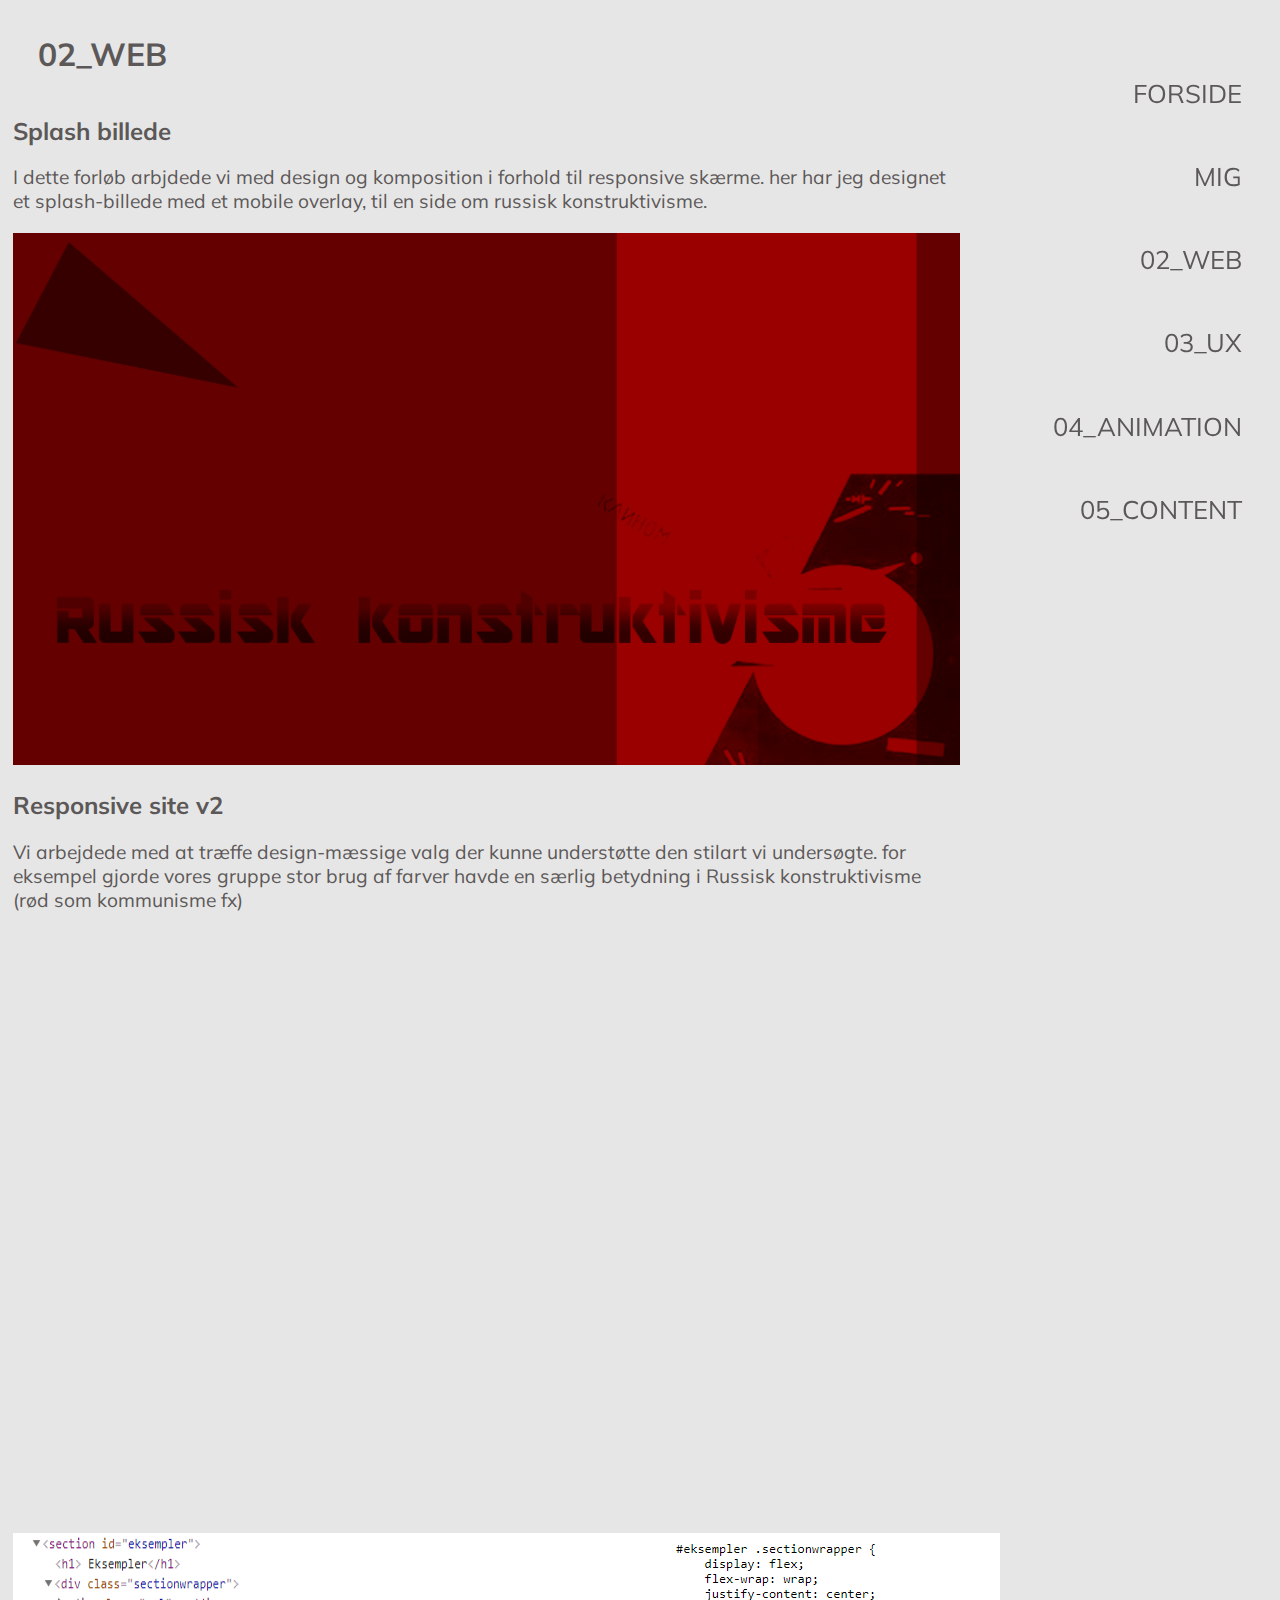
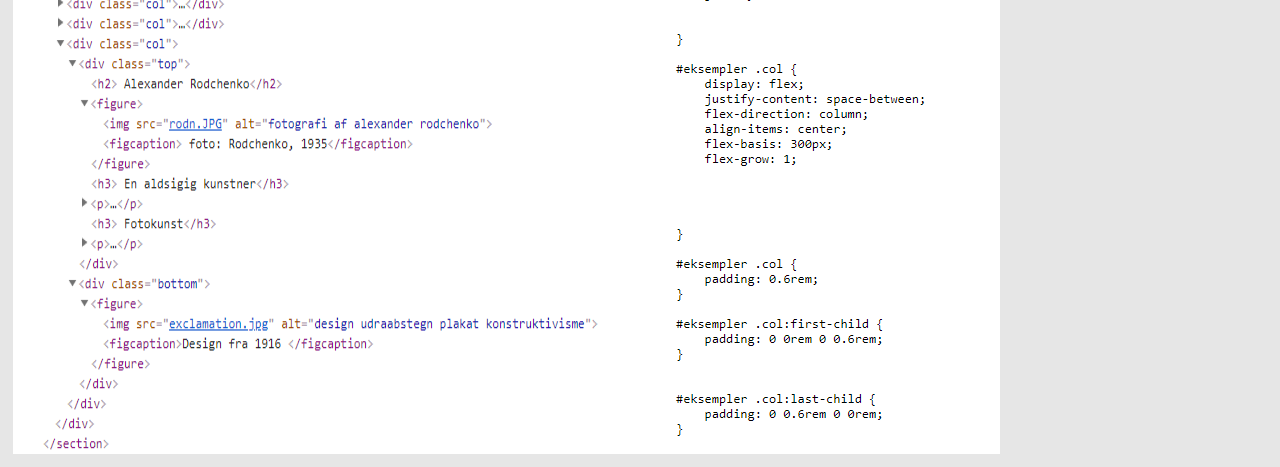
<file: 02_web.html>
<!DOCTYPE html>
<html lang="da">

<head>
    <meta charset="utf-8">
    <meta name="viewport" content="width=device-width, initial-scale=1.0">
    <title>02_web</title>
    <link rel="stylesheet" href="style.css">
    <link href="https://fonts.googleapis.com/css?family=Muli&display=swap" rel="stylesheet">
</head>

<body>
    <!--        <div id="burgerknap"></div>-->
    <nav id="burgermenu">
        <a href="index.html">forside</a>
        <a href="mig.html">mig</a>
        <a href="02_web.html" class="undermenu">02_web</a>
        <a href="03_ux.html" class="undermenu">03_ux</a>
        <a href="04_animation.html" class="undermenu">04_animation</a>
        <a href="05_content.html" class="undermenu">05_content</a>
    </nav>


    <div id="titel_1">
        <h1>02_web</h1>
    </div>
    <div class="titel_2">
        <h2>Splash billede</h2>
        <div class="txt_02">
            <p>I dette forløb arbjdede vi med design og komposition i forhold til responsive skærme. her har jeg designet et splash-billede med et mobile overlay, til en side om russisk konstruktivisme.</p>
        </div>
    </div>

    <div id="splash_02_site">
        <img src="billeder/02_web/arthur_jonydi_splashbillede.jpg" alt="splash_billed_russisk_konstruktivisme">
    </div>


    <div id="web_02_container">
        <div class="titel_2">
            <h2>Responsive site v2</h2>
            <div class="txt_02">
                <p>Vi arbejdede med at træffe design-mæssige valg der kunne understøtte den stilart vi undersøgte. for eksempel gjorde vores gruppe stor brug af farver havde en særlig betydning i Russisk konstruktivisme (rød som kommunisme fx) </p>
            </div>

        </div>


        <div class="responsive_site_emb">
            <embed class="responsive_site_emb" src="http://yobaba.dk/kea/02_web/04_responsive/02_04_02_responsive_v2/">

        </div>


        <div id="skitser_02_web">
            <img src="billeder/02_web/kode_for_eksempler_section_html.png" alt="site_kode">
            <img src="billeder/02_web/kode_for_eksempler_section.png" alt="site_kode">
        </div>

    </div>


    <script src="script.js"></script>
</body></html>
</file>
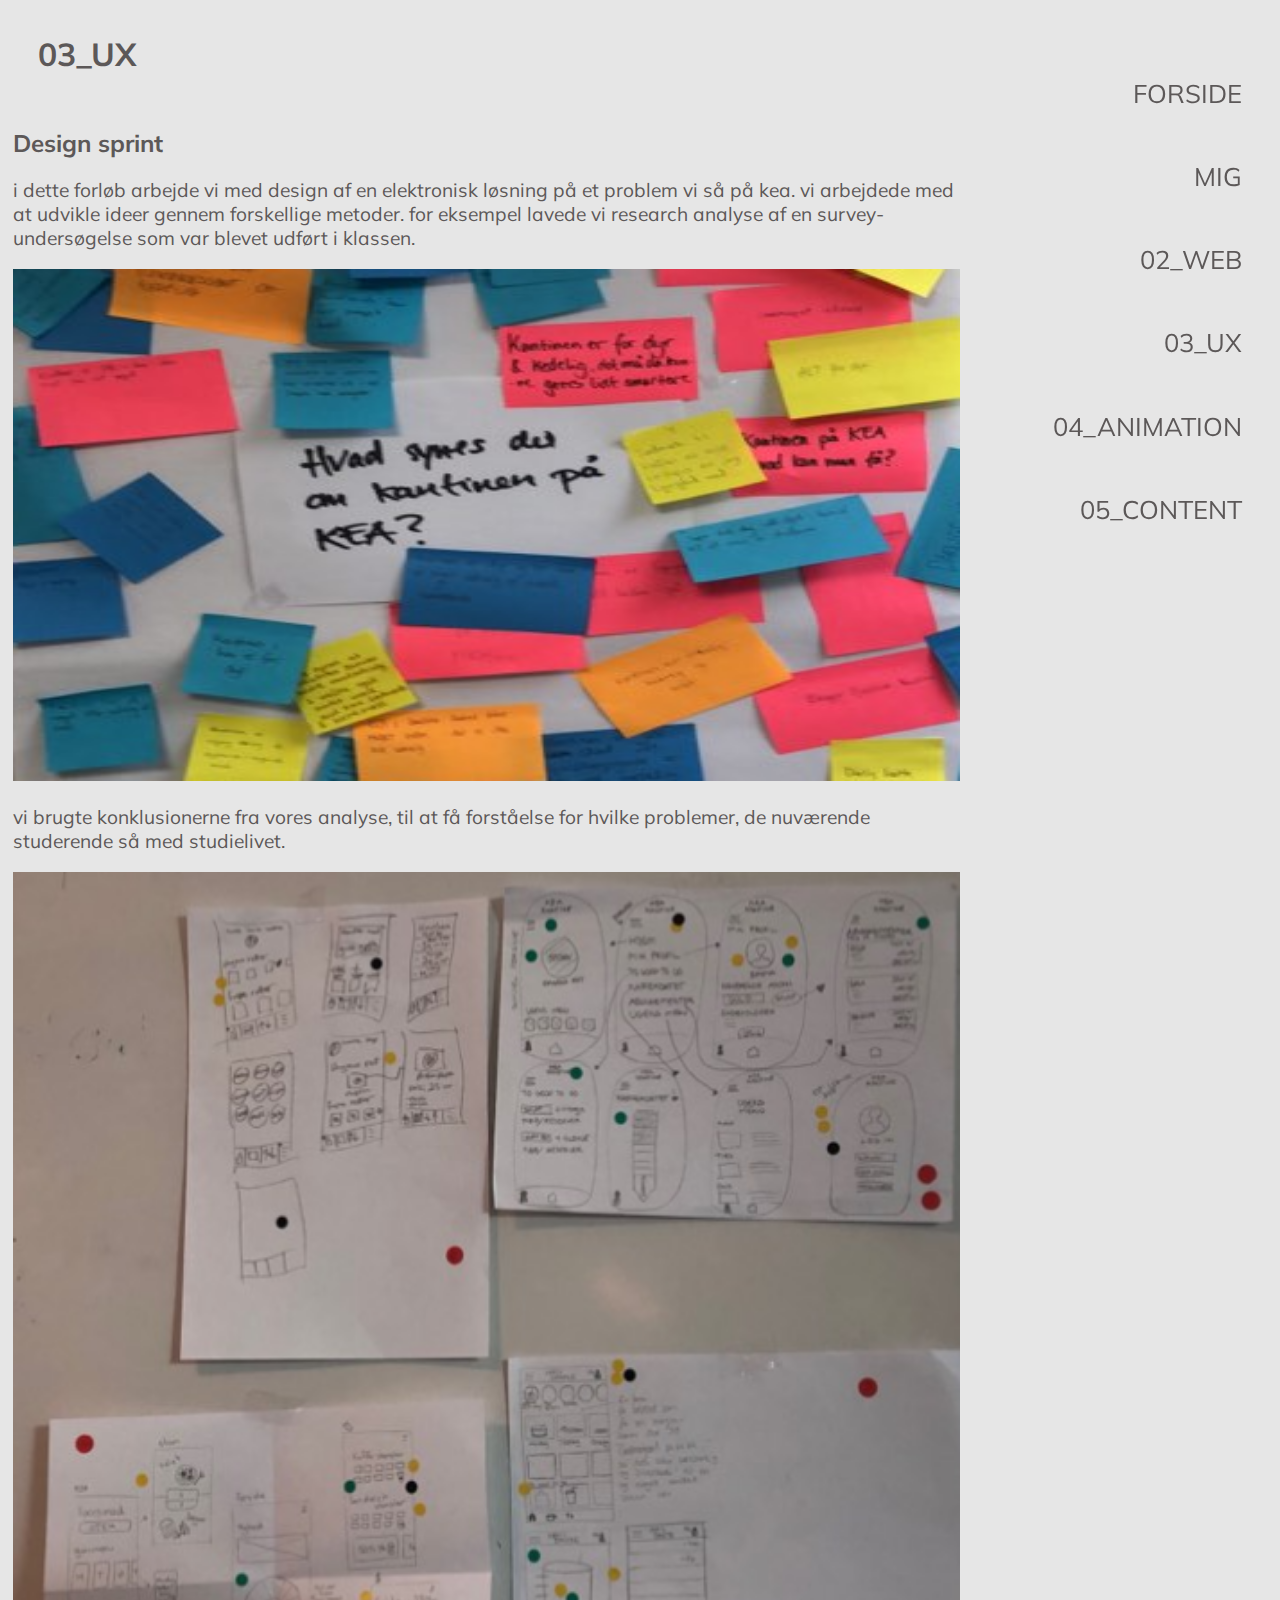
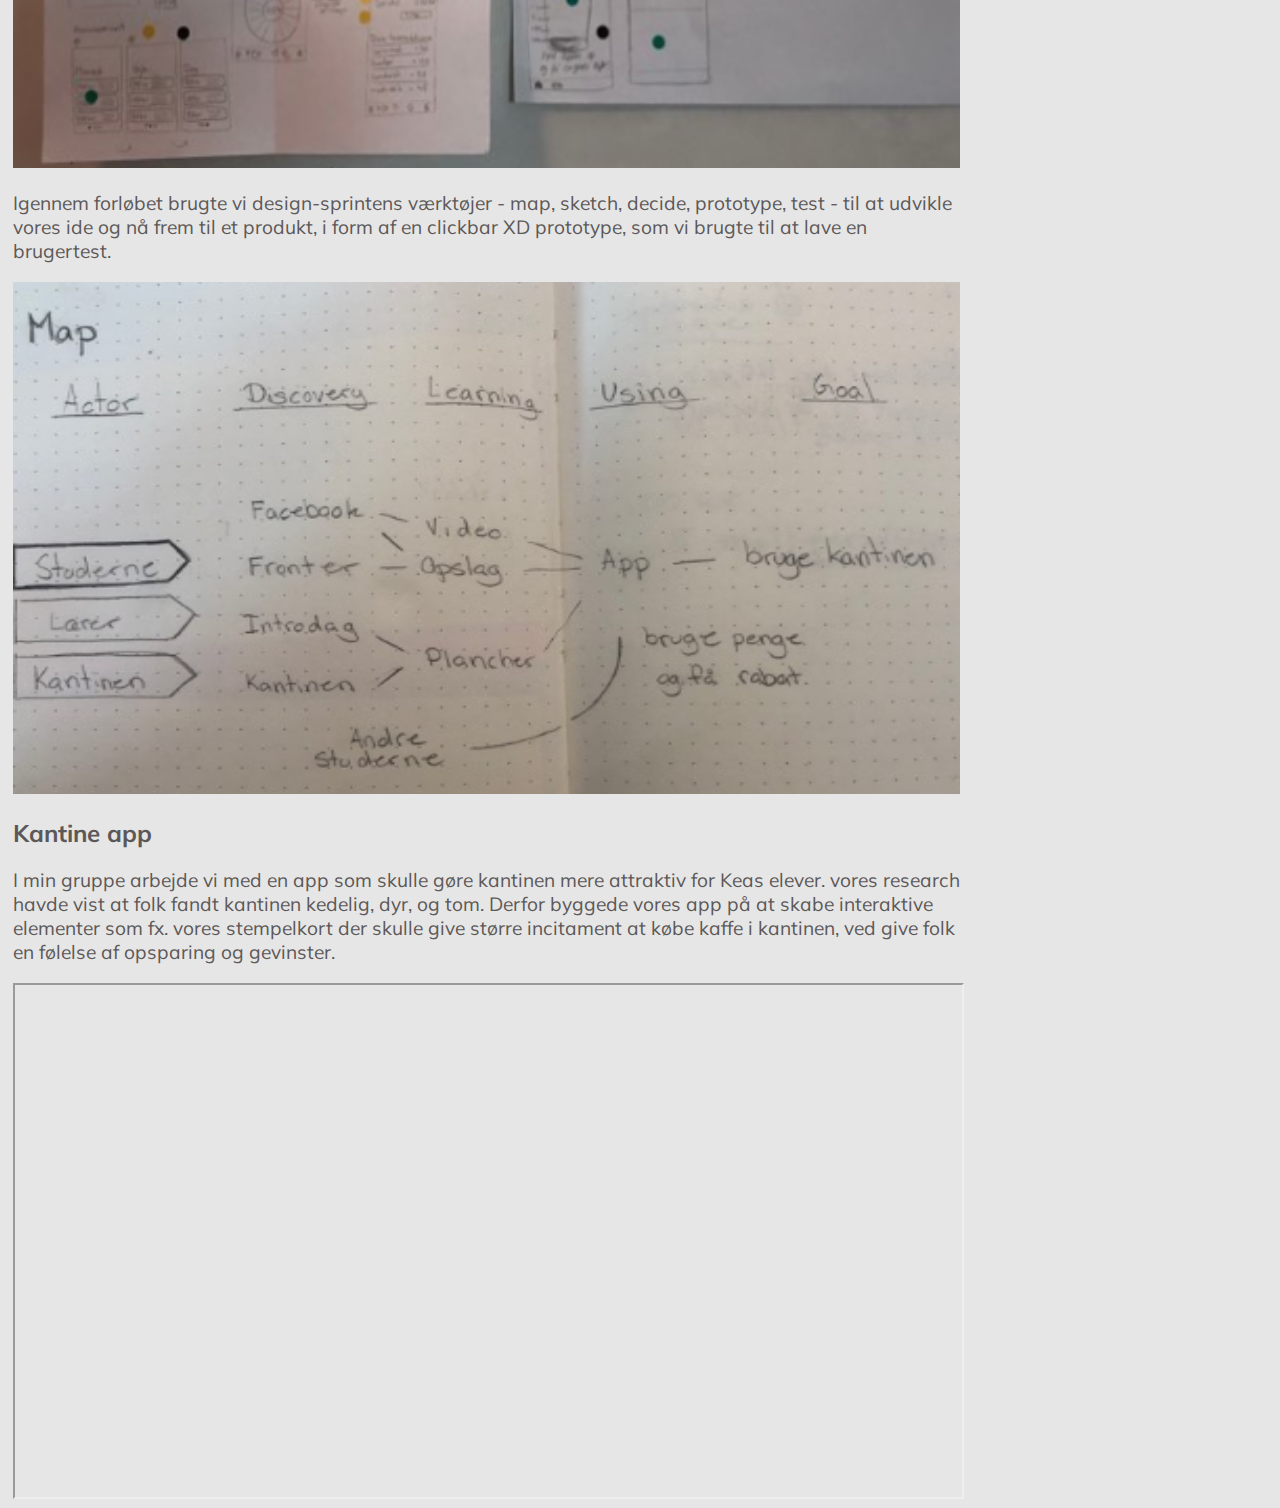
<file: 03_ux.html>
<!DOCTYPE html>
<html lang="da">

<head>
    <meta charset="utf-8">
    <meta name="viewport" content="width=device-width, initial-scale=1.0">
    <title>03_ux</title>
    <link rel="stylesheet" href="style.css">
    <link href="https://fonts.googleapis.com/css?family=Muli&display=swap" rel="stylesheet">
</head>

<body>
    <!--        <div id="burgerknap"></div>-->
    <nav id="burgermenu">
        <a href="index.html">forside</a>
        <a href="mig.html">mig</a>
        <a href="02_web.html" class="undermenu">02_web</a>
        <a href="03_ux.html" class="undermenu">03_ux</a>
        <a href="04_animation.html" class="undermenu">04_animation</a>
        <a href="05_content.html" class="undermenu">05_content</a>
    </nav>


    <div id="titel_1">
        <h1>03_ux</h1>
    </div>




    <div id="titel_2_d">
        <h2>Design sprint</h2>
    </div>
    <div class="txt_02">
        <p> i dette forløb arbejde vi med design af en elektronisk løsning på et problem vi så på kea. vi arbejdede med at udvikle ideer gennem forskellige metoder. for eksempel lavede vi research analyse af en survey-undersøgelse som var blevet udført i klassen. </p>
    </div>

    <div class="solsikken_app_design">
        <img class="solsikken_app_design" src="billeder/03_ux/survey_question.png" alt="post_it_notes_svar">
        <p> vi brugte konklusionerne fra vores analyse, til at få forståelse for hvilke problemer, de nuværende studerende så med studielivet. </p>
        <img id="solsikken_app" src="billeder/03_ux/design_sprint.png" alt="design_sprint_sketch">
        <p> Igennem forløbet brugte vi design-sprintens værktøjer - map, sketch, decide, prototype, test - til at udvikle vores ide og nå frem til et produkt, i form af en clickbar XD prototype, som vi brugte til at lave en brugertest.</p>
        <img id="map_03_ux" src="billeder/03_ux/design_sprint_map.png" alt="design_sprint_map">
    </div>

    <div id="titel_2">
        <h2>Kantine app</h2>
    </div>
    <div class="txt_02">
        <p> I min gruppe arbejde vi med en app som skulle gøre kantinen mere attraktiv for Keas elever. vores research havde vist at folk fandt kantinen kedelig, dyr, og tom. Derfor byggede vores app på at skabe interaktive elementer som fx. vores stempelkort der skulle give større incitament at købe kaffe i kantinen, ved give folk en følelse af opsparing og gevinster. </p>
    </div>

    <div class="xd_prototype">


        <iframe class="xd_prototype" src="https://xd.adobe.com/embed/379d7e11-4c56-4f85-7849-a2929c9ddbee-41ac/" allowfullscreen></iframe>


    </div>

    <!--
    <div id="solsikken_app">
        <img id="solsikken_app" src="billeder/03_ux/solsikken_stempelkort_sektion.png">
    </div>
-->
    <div class="txt_02">

    </div>

    <script src="script.js"></script>
</body></html>
</file>
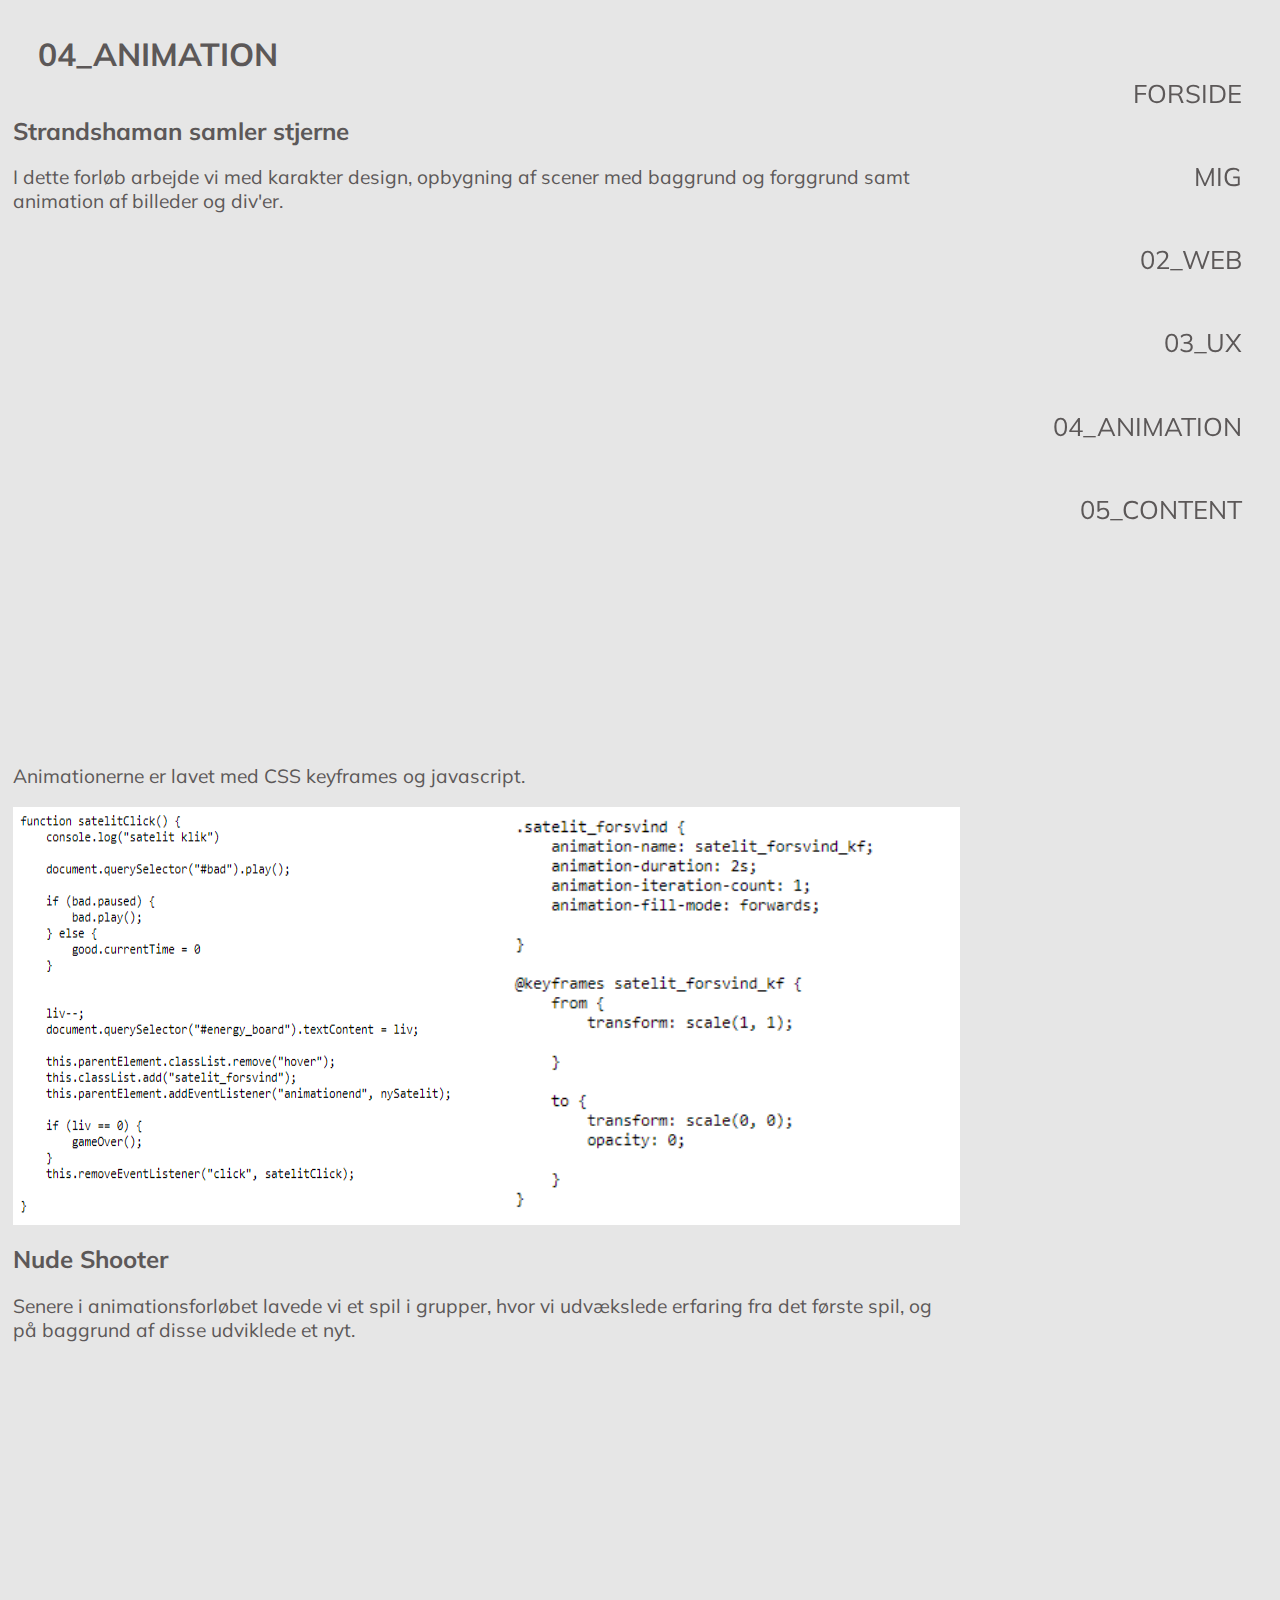
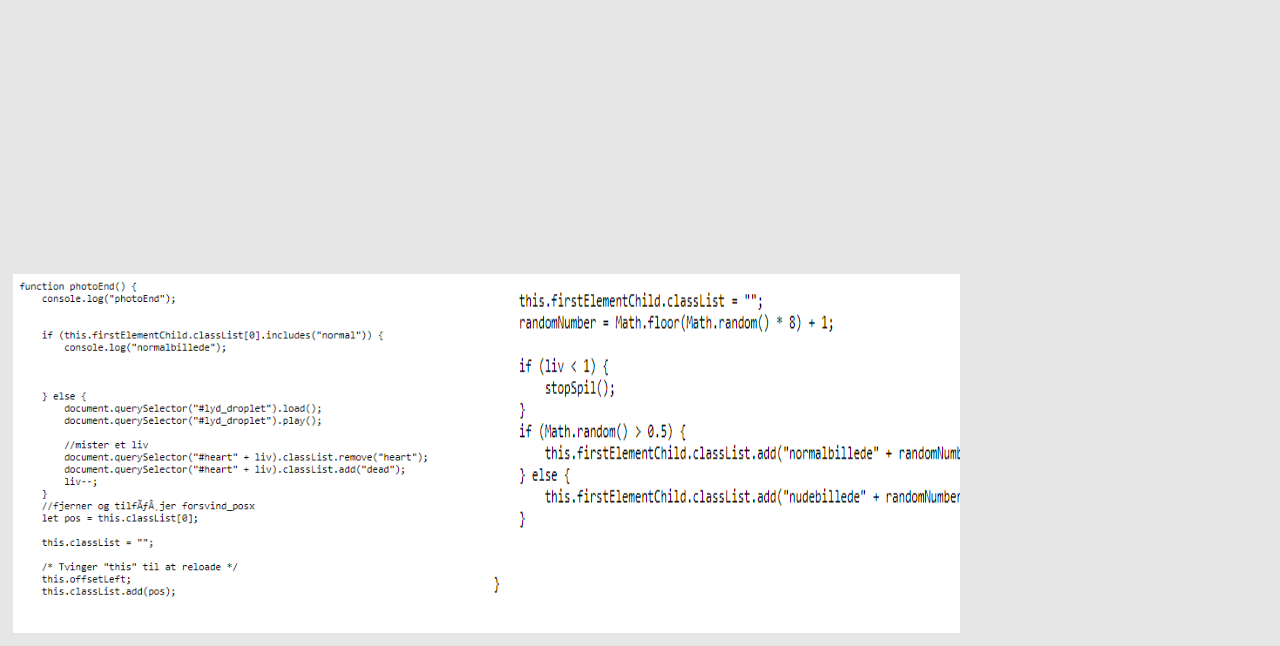
<file: 04_animation.html>
<!DOCTYPE html>
<html lang="da">

<head>
    <meta charset="utf-8">
    <meta name="viewport" content="width=device-width, initial-scale=1.0">
    <title>04_animation</title>
    <link rel="stylesheet" href="style.css">
    <link href="https://fonts.googleapis.com/css?family=Muli&display=swap" rel="stylesheet">
</head>

<body>
    <!--        <div id="burgerknap"></div>-->
    <nav id="burgermenu">
        <a href="index.html">forside</a>
        <a href="mig.html">mig</a>
        <a href="02_web.html" class="undermenu">02_web</a>
        <a href="03_ux.html" class="undermenu">03_ux</a>
        <a href="04_animation.html" class="undermenu">04_animation</a>
        <a href="05_content.html" class="undermenu">05_content</a>
    </nav>


    <div id="titel_1">
        <h1>04_animation</h1>
    </div>

    <div class="titel_2">
        <h2>Strandshaman samler stjerne</h2>
        <div class="txt_04">
            <p> I dette forløb arbejde vi med karakter design, opbygning af scener med baggrund og forggrund samt animation af billeder og div'er. </p>
        </div>
    </div>

    <div class="mit_spil_startscreen">
        <embed class="mit_spil_startscreen" src="http://yobaba.dk/kea/04_animation/spil/">
    </div>

    <div class="txt_04">
        <p>Animationerne er lavet med CSS keyframes og javascript. </p>
    </div>

    <div class="mitspil_kode_container">
        <img src="billeder/04_animation/satelit_click_kode_js.png" alt="spil_kode">
        <img src="billeder/04_animation/satelit_click_kode_css.png" alt="spil_kode">
    </div>
    <div class="txt_04">
    </div>

    <div class="titel_2">
        <h2>Nude Shooter</h2>
        <p class="txt_04"> Senere i animationsforløbet lavede vi et spil i grupper, hvor vi udvækslede erfaring fra det første spil, og på baggrund af disse udviklede et nyt. </p>
    </div>

    <div class="mit_spil_startscreen">
        <embed class="mit_spil_startscreen" src="http://yobaba.dk/kea/04_animation/gruppe_spil/">
    </div>

    <div class="mitspil_kode_container">
        <img id="gruppespil_js1" src="billeder/04_animation/gruppe_spil_js.png" alt="gruppespil_js_kode">
        <img id="gruppespil_js2" src="billeder/04_animation/gruppe_spil_js2.png" alt="gruppespil_js_kode">
    </div>




    <script src="script.js"></script>
</body></html>
</file>
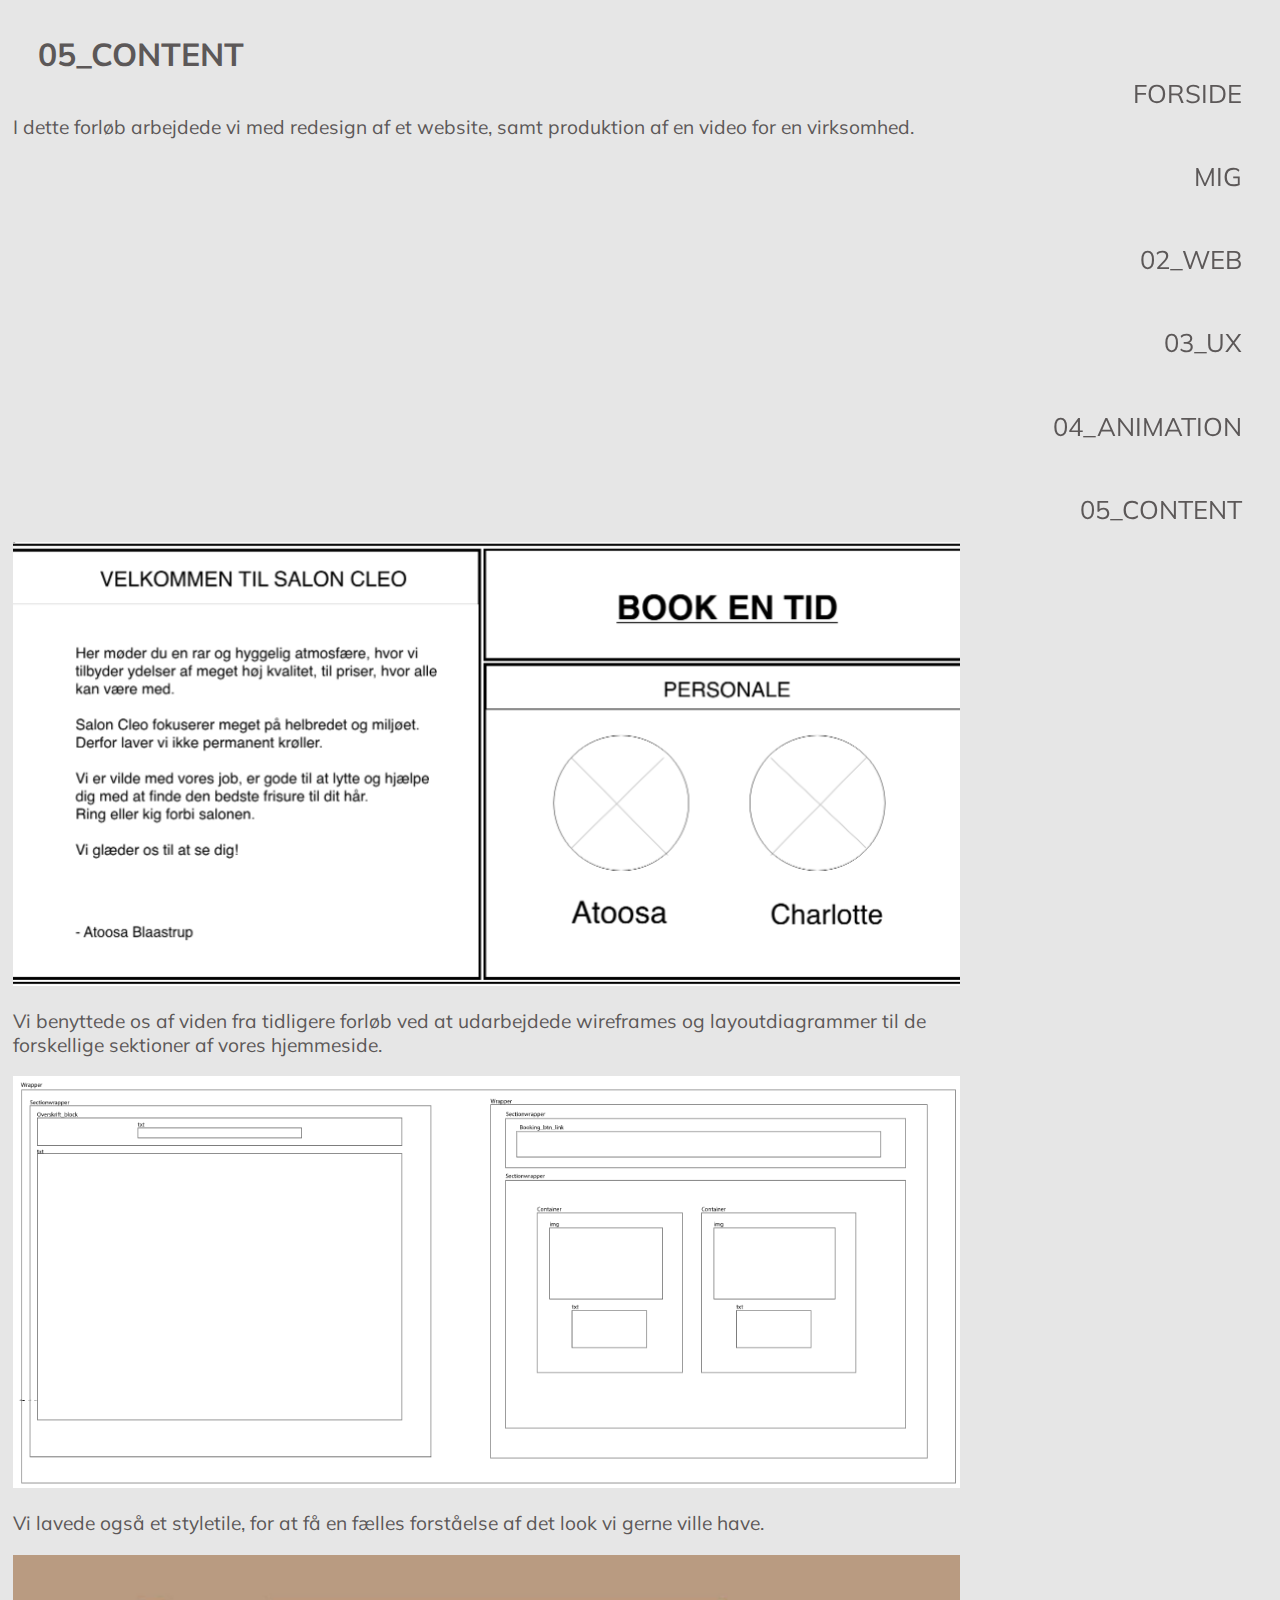
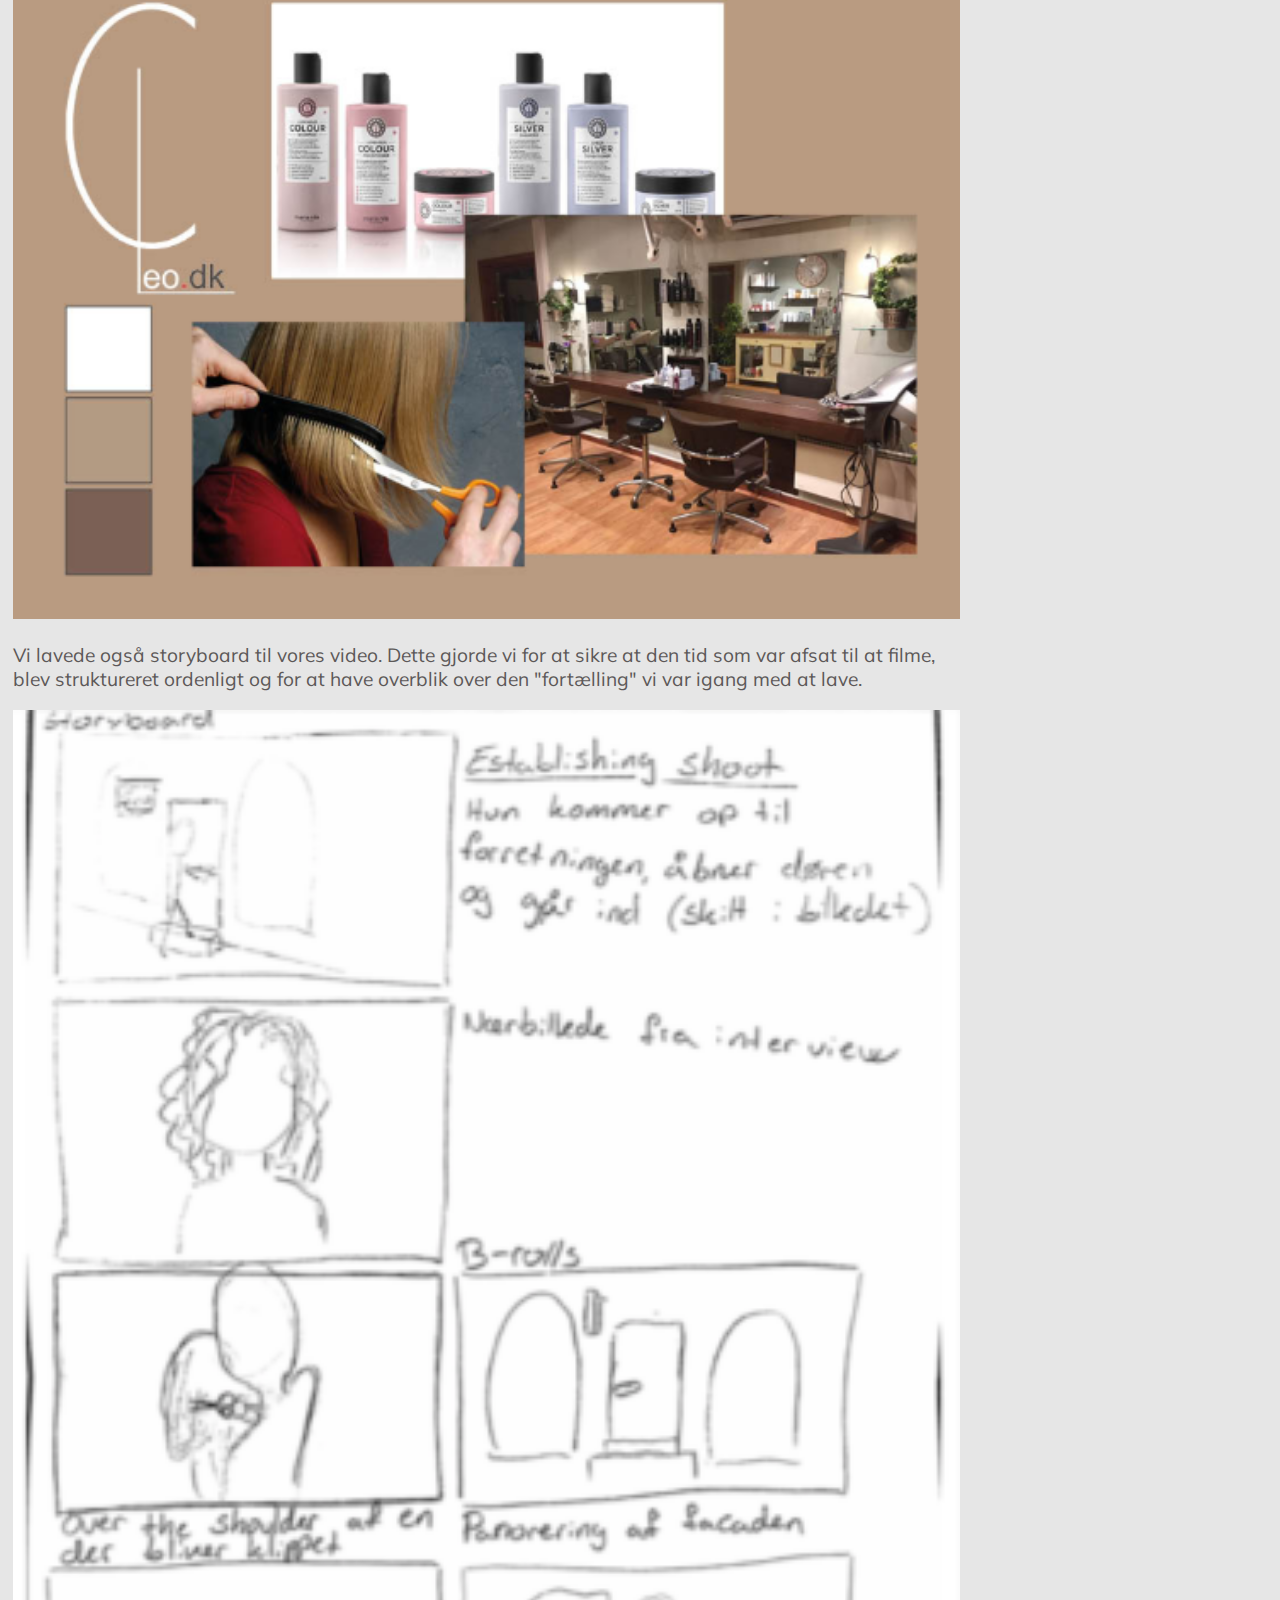
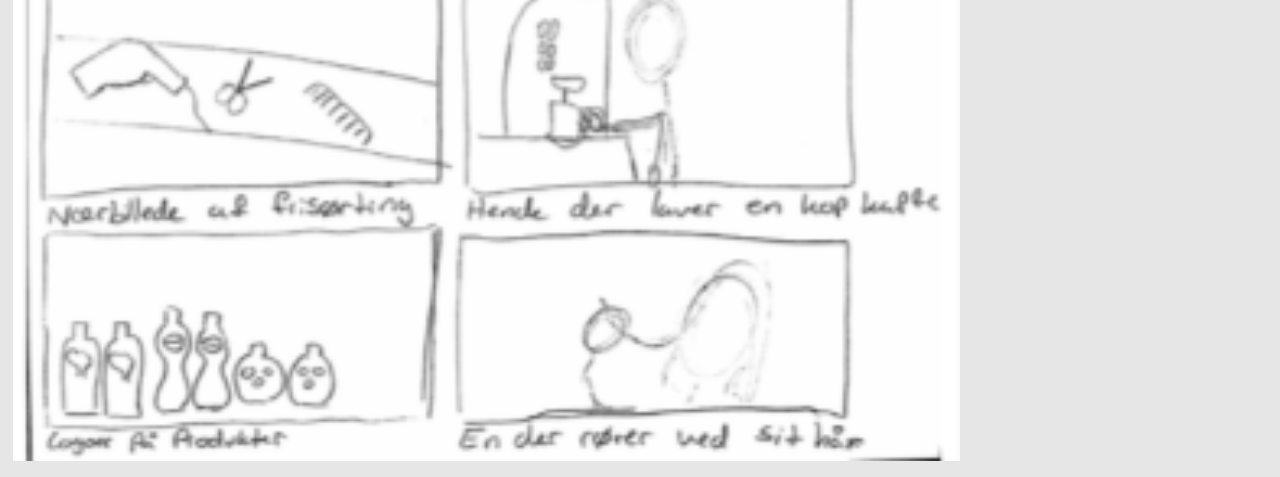
<file: 05_content.html>
<!DOCTYPE html>
<html lang="da">

<head>
    <meta charset="utf-8">
    <meta name="viewport" content="width=device-width, initial-scale=1.0">
    <title>05_content</title>
    <link rel="stylesheet" href="style.css">
    <link href="https://fonts.googleapis.com/css?family=Muli&display=swap" rel="stylesheet">
</head>

<body>
    <!--        <div id="burgerknap"></div>-->
    <nav id="burgermenu">
        <a href="index.html">forside</a>
        <a href="mig.html">mig</a>
        <a href="02_web.html" class="undermenu">02_web</a>
        <a href="03_ux.html" class="undermenu">03_ux</a>
        <a href="04_animation.html" class="undermenu">04_animation</a>
        <a href="05_content.html" class="undermenu">05_content</a>
    </nav>


    <div id="titel_1">
        <h1>05_content</h1>
    </div>
    <div id="05_txt">
        <p> I dette forløb arbejdede vi med redesign af et website, samt produktion af en video for en virksomhed. </p>
    </div>

    <div class="redesign_cleo">
        <embed class="redesign_cleo" src="http://yobaba.dk/kea/05_content/05_03_01_cleo_redesign/Homepage/">

    </div>

    <div id="content_wireframe_layout">
        <img class="content_img" src="billeder/05_content/book_en_tid_wireframe.png" alt="wireframe_af_redesign">
        <p>Vi benyttede os af viden fra tidligere forløb ved at udarbejdede wireframes og layoutdiagrammer til de forskellige sektioner af vores hjemmeside.</p>
        <img class="content_img" src="billeder/05_content/prisliste_layoutdiagram.png" alt="layout_diagram_redesign">
    </div>


    <div id="styletile_cleo">
        <p>Vi lavede også et styletile, for at få en fælles forståelse af det look vi gerne ville have.</p>
        <img src="billeder/05_content/styletile_cleo.png" alt="cleo_styletile">
        <p>Vi lavede også storyboard til vores video. Dette gjorde vi for at sikre at den tid som var afsat til at filme, blev struktureret ordenligt og for at have overblik over den "fortælling" vi var igang med at lave. </p>
        <img src="billeder/05_content/video_storyboard.png" alt="video_storyboard">
    </div>

    <div id="video_ting_cleo">


    </div>


    <script src="script.js"></script>
</body></html>
</file>
<file: style.css>
nav {}

body {
    margin: 0;
    padding: 1vw;
    font-family: 'muli', sans-serif;
    background-color: #e6e6e6;

}

img {
    width: 100%;
}





div {

    /*
    border: 0.4vw;
    border-color: green;
    border-style: groove;
*/

    /*    width: 74vw;
 */


}







/*Forside logo ting*/


#forside_bg {
    width: 100vw;
    height: 100vh;
    background-image: url(billeder/forside/forside_portfolio_droplet.svg);
    position: absolute;
    background-size: contain;
    background-repeat: no-repeat;



}

index.html {
    overflow: hidden;
}

/*
.grow {
    animation-name: grow_kf;
    animation-duration: 2s;
    animation-fill-mode: forwards;
}*/

@keyframes grow_kf {
    0% {
        transform: scale(1)
    }

    100% {
        transform: scale(47)
    }
}





h1 {
    color: #5c5858;
    text-transform: uppercase;
}

h2 {
    color: #5c5858;
}

p {
    color: #5c5858;
    font-size: 1.2em;
}

#titel_1 {
    display: flex;
    justify-content: flex-start;
    padding-left: 2vw;
    width: 72vw;
}

a:link {
    text-decoration: none;
    color: #000000;
}

a:visited {
    text-decoration: none;
    color: #000000;
}


#burgermenu a:hover {
    color: #e21818;
    transition: 0.4s;
}




a:active {
    color: #000000;
}

.undermenu {
    color: #5c5858;
}

#burgerknap {
    position: fixed;
    display: inline-block;
    height: 5vw;
    width: 5vw;
    background-image: url(billeder/burger.svg);
    background-size: cover;
    top: 2vw;
    right: 2vw;
    z-index: 1;

}

#burgermenu {

    position: fixed;
    display: flex;
    justify-content: flex-end;
    text-align: end;
    flex-direction: column;
    right: 0;
    top: 4vw;
    font-size: 2vw;
    z-index: 3;



}

#burgermenu a {
    padding: 2vw 3vw;
    color: #5c5858;
    text-transform: uppercase;
    animation-duration: 1s;
}


.hidden {
    visibility: hidden;
}

.fade_away {
    animation-name: hidden_kf;
    animation-duration: 0.4s;

}

@keyframes hidden_kf {

    0% {
        opacity: 0%;
    }

    100% {
        opacity: 100%;
    }

}


.closed {
    animation-name: close_kf;
    animation-duration: 0.2s;
    animation-fill-mode: both;
    animation-timing-function: linear;

}

@keyframes close_kf {
    0% {
        background-image: url(billeder/cross.svg);

    }

    100% {
        background-image: url(billeder/burger.svg);
    }
}

.open {
    animation-name: open_kf;
    animation-duration: 0.2s;
    animation-fill-mode: both;
    animation-timing-function: linear;
    /*    background-image: url(burger.svg);*/
}

@keyframes open_kf {
    /*
    0% {

        background-image: url(burger.svg);
    }
*/

    100% {
        background-image: url(billeder/cross.svg);
    }

}

/*forside start*/

#blok_container {
    display: flex;
}


#blok_1 {
    position: absolute;
    width: 0.4vw;
    height: 4vw;
    background-color: firebrick;
    left: 40vw;
    top: 5vw;

}

#blok_2 {
    position: absolute;
    width: 0.4vw;
    height: 4vw;
    background-color: firebrick;
    left: 47vw;
    top: 5vw;
}

#blok_3 {
    position: absolute;
    width: 0.4vw;
    height: 8vw;
    background-color: firebrick;
    left: 43.5vw;
    transform: rotate(117deg);
    top: 3vw;
}

#blok_4 {
    position: absolute;
    width: 0.4vw;
    height: 8vw;
    background-color: firebrick;
    left: 43.5vw;
    transform: rotate(-117deg);
    top: 3vw;
}




/*forside slut */


/*ommmmmmm start*/

#waat {
    display: flex;
    justify-content: center;
}

#titel_3 {
    position: absolute;
    text-align: center;
    z-index: 1;


}

#om_mit_ansigt {
    position: absolute;
    background-image: url(billeder/om/selv.png);
    width: 100vw;
    height: 100vh;
    background-repeat: no-repeat;
    background-size: contain;
    pointer-events: none;


}

#om_mig_txt {
    position: absolute;
    text-align: center;
    top: 47vw;
    width: 40vw;
    left: 30vw;

}

#om_mig_txt p {
    line-height: 44px;

}



/*ommmmmmm slut*/


/*02_web start*/

#splash_02_site {
    /*    background-image: url(billeder/02_web/arthur_jonydi_splashbillede.jpg);*/
    width: 74vw;
    height: 42vw;

    /*
    left: 14vw;
    top: 7vw;
*/


}

.responsive_site_emb {
    width: 74vw;
    height: 47vw;

    left: 14vw;
    top: 7vw;
}

#skitser_02_web {
    width: 74vw;
    height: 100%;
    display: flex;

    /* transform: rotate(90deg);*/

}


.txt_02 {
    width: 74vw;
}


/*02_web ting ting slut*/

/*03_ux start*/

.xd_prototype {
    width: 74vw;
    height: 40vw;
    text-align: left;
}

#solsikken_app {
    height: 70vw;
    width: 74vw;
}

.solsikken_app_design {
    width: 74vw;
}

.solsikken_app_design img {
    height: 40vw;

}

#map_03_ux {
    width: 74vw;

}

#titel_2_d {
    padding-top: 1vw;
}



/*03_ux slut*/


/*04_animation start*/


.mit_spil_startscreen {
    width: 74vw;
    height: 40vw;

}

.txt_04 {
    width: 74vw;
}

.mitspil_kode_container {
    width: 74vw;
    display: flex;
    overflow: hidden;
    background-size: cover;

}

#gruppespil_js1 {
    width: 37vw;
}



/*04_animation slut*/

/*05_content start*/

.redesign_cleo {
    width: 74vw;
    height: 30vw;
}

#content_wireframe_layout {
    width: 74vw;
}

.content_img {}

#styletile_cleo {
    width: 74vw;
}

/*05_content slut*/



@media only screen and (max-width:800px) {

    #skitser_02_web {
        width: 74vw;
        height: 100%;
        display: flex;
        flex-wrap: wrap;

    }



    .mitspil_kode_container {
        width: 74vw;
        height: 100%;
        display: block;
    }

    #gruppespil_js1 {
        width: 74vw;
    }

    #waat #om_mit_ansigt {
        top: 4vw;
    }

    #forside_bg {
        left: 1vw;
    }


    #forside_bg {
        transform: scale(2);
        top: 40vw;
    }


    .xd_prototype {
        height: 147vw;
    }

}


@media only screen and (min-width:800px) {

    #waat #titel_3 {
        right: 44vw;
    }

    #waat #om_mig_txt {
        left: 24vw;
        top: 44vw;

    }



}
</file>
